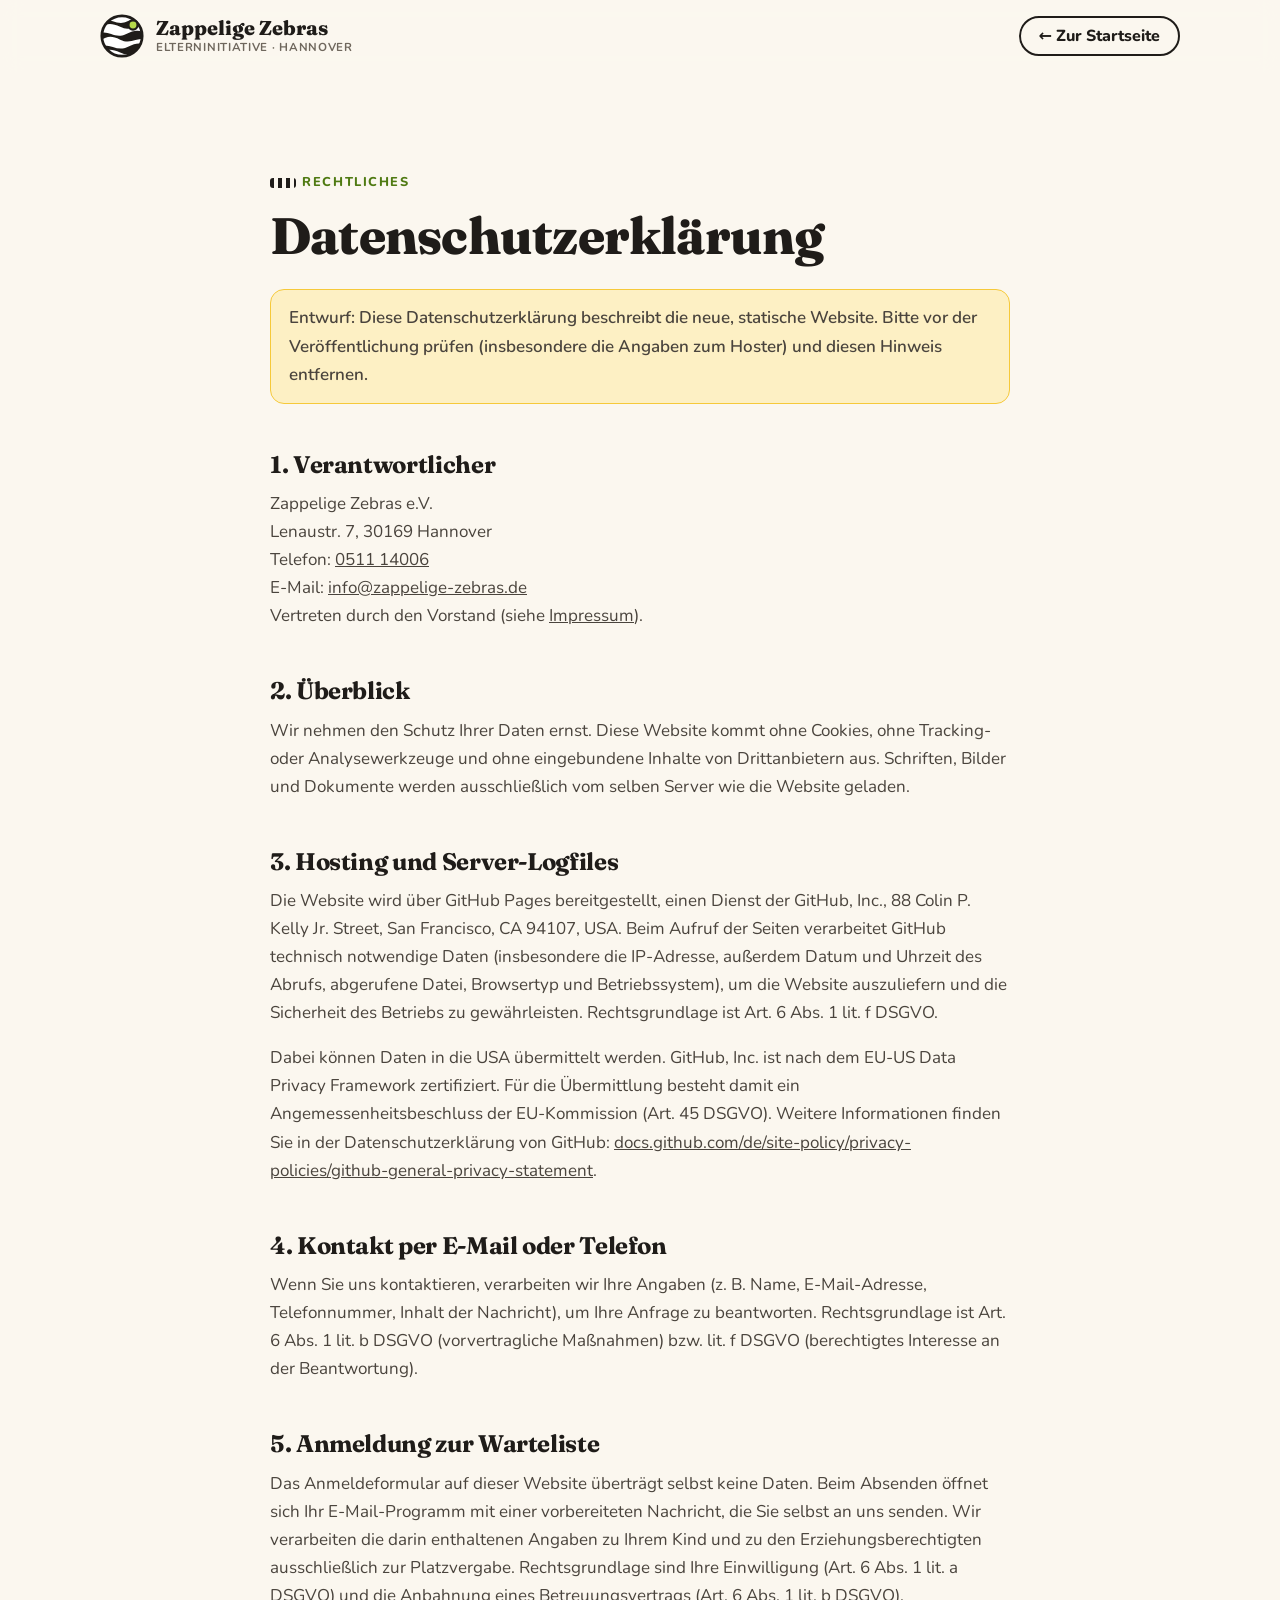
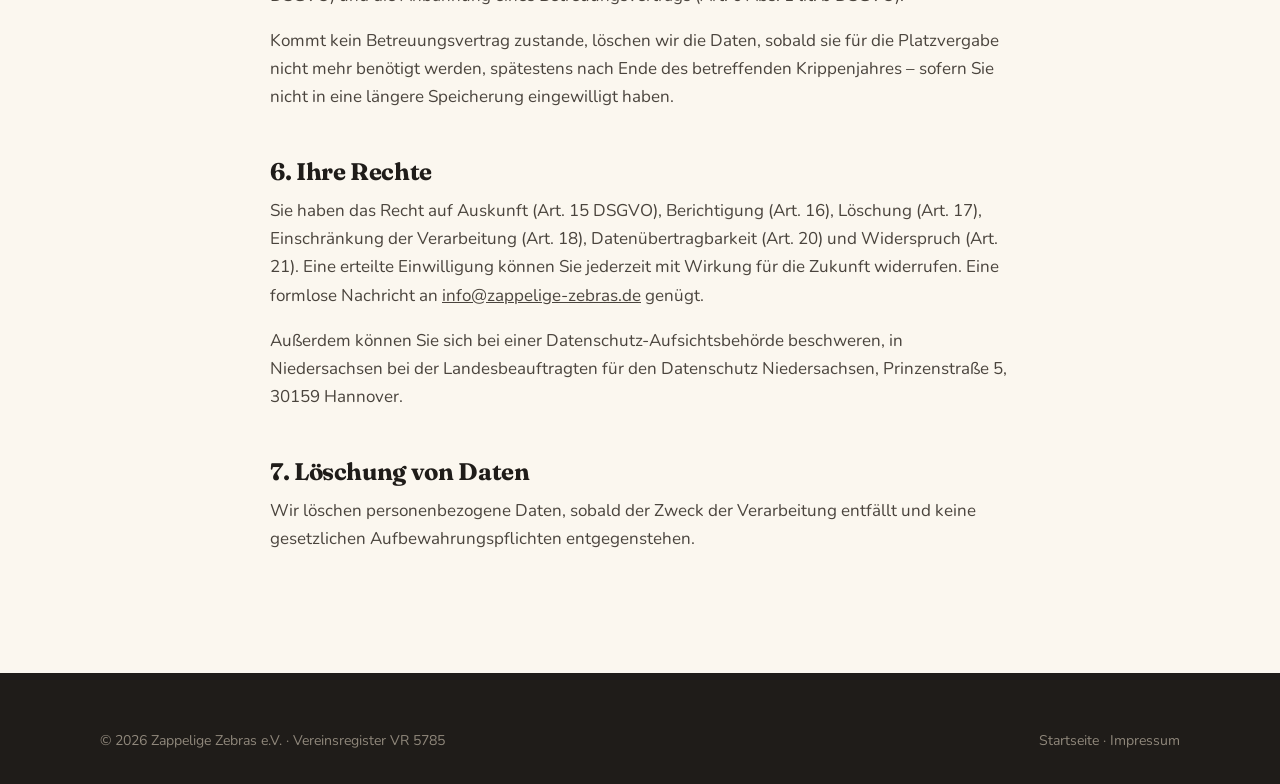
<file: datenschutz.html>
<!DOCTYPE html>
<html lang="de" class="no-js">
<head>
  <meta charset="utf-8">
  <meta name="viewport" content="width=device-width, initial-scale=1">
  <title>Datenschutz – Zappelige Zebras e.V.</title>
  <meta name="robots" content="noindex">
  <link rel="icon" href="img/favicon.svg" type="image/svg+xml">
  <link rel="stylesheet" href="css/style.css">
  <script>document.documentElement.className = document.documentElement.className.replace("no-js", "js");</script>
</head>
<body>

<header class="site-header" id="top">
  <div class="wrap header-inner">
    <a class="brand" href="index.html" aria-label="Zappelige Zebras – zur Startseite">
      <img class="brand-mark" src="img/favicon.svg" alt="">
      <span class="brand-name">Zappelige Zebras<small>ELTERNINITIATIVE · HANNOVER</small></span>
    </a>
    <a class="btn btn-ghost" href="index.html" style="padding:10px 18px">← Zur Startseite</a>
  </div>
</header>

<main class="legal" id="main">
  <div class="wrap">
    <span class="eyebrow">Rechtliches</span>
    <h1>Datenschutzerklärung</h1>

    <!-- ENTWURF: Vor dem Livegang vom Vorstand prüfen lassen und diesen Hinweis entfernen. -->
    <p class="draft-note">Entwurf: Diese Datenschutzerklärung beschreibt die neue, statische Website. Bitte vor der Veröffentlichung prüfen (insbesondere die Angaben zum Hoster) und diesen Hinweis entfernen.</p>

    <h2>1. Verantwortlicher</h2>
    <p>Zappelige Zebras e.V.<br>Lenaustr. 7, 30169 Hannover<br>
      Telefon: <a href="tel:+4951114006">0511 14006</a><br>
      E-Mail: <a href="mailto:info@zappelige-zebras.de">info@zappelige-zebras.de</a><br>
      Vertreten durch den Vorstand (siehe <a href="impressum.html">Impressum</a>).</p>

    <h2>2. Überblick</h2>
    <p>Wir nehmen den Schutz Ihrer Daten ernst. Diese Website kommt ohne Cookies, ohne Tracking- oder Analysewerkzeuge und ohne eingebundene Inhalte von Drittanbietern aus. Schriften, Bilder und Dokumente werden ausschließlich vom selben Server wie die Website geladen.</p>

    <h2>3. Hosting und Server-Logfiles</h2>
    <p>Die Website wird über GitHub Pages bereitgestellt, einen Dienst der GitHub, Inc., 88 Colin P. Kelly Jr. Street, San Francisco, CA 94107, USA. Beim Aufruf der Seiten verarbeitet GitHub technisch notwendige Daten (insbesondere die IP-Adresse, außerdem Datum und Uhrzeit des Abrufs, abgerufene Datei, Browsertyp und Betriebssystem), um die Website auszuliefern und die Sicherheit des Betriebs zu gewährleisten. Rechtsgrundlage ist Art. 6 Abs. 1 lit. f DSGVO.</p>
    <p>Dabei können Daten in die USA übermittelt werden. GitHub, Inc. ist nach dem EU-US Data Privacy Framework zertifiziert. Für die Übermittlung besteht damit ein Angemessenheitsbeschluss der EU-Kommission (Art. 45 DSGVO). Weitere Informationen finden Sie in der Datenschutzerklärung von GitHub: <a href="https://docs.github.com/de/site-policy/privacy-policies/github-general-privacy-statement">docs.github.com/de/site-policy/privacy-policies/github-general-privacy-statement</a>.</p>

    <h2>4. Kontakt per E-Mail oder Telefon</h2>
    <p>Wenn Sie uns kontaktieren, verarbeiten wir Ihre Angaben (z. B. Name, E-Mail-Adresse, Telefonnummer, Inhalt der Nachricht), um Ihre Anfrage zu beantworten. Rechtsgrundlage ist Art. 6 Abs. 1 lit. b DSGVO (vorvertragliche Maßnahmen) bzw. lit. f DSGVO (berechtigtes Interesse an der Beantwortung).</p>

    <h2>5. Anmeldung zur Warteliste</h2>
    <p>Das Anmeldeformular auf dieser Website überträgt selbst keine Daten. Beim Absenden öffnet sich Ihr E-Mail-Programm mit einer vorbereiteten Nachricht, die Sie selbst an uns senden. Wir verarbeiten die darin enthaltenen Angaben zu Ihrem Kind und zu den Erziehungsberechtigten ausschließlich zur Platzvergabe. Rechtsgrundlage sind Ihre Einwilligung (Art. 6 Abs. 1 lit. a DSGVO) und die Anbahnung eines Betreuungsvertrags (Art. 6 Abs. 1 lit. b DSGVO).</p>
    <p>Kommt kein Betreuungsvertrag zustande, löschen wir die Daten, sobald sie für die Platzvergabe nicht mehr benötigt werden, spätestens nach Ende des betreffenden Krippenjahres – sofern Sie nicht in eine längere Speicherung eingewilligt haben.</p>

    <h2>6. Ihre Rechte</h2>
    <p>Sie haben das Recht auf Auskunft (Art. 15 DSGVO), Berichtigung (Art. 16), Löschung (Art. 17), Einschränkung der Verarbeitung (Art. 18), Datenübertragbarkeit (Art. 20) und Widerspruch (Art. 21). Eine erteilte Einwilligung können Sie jederzeit mit Wirkung für die Zukunft widerrufen. Eine formlose Nachricht an <a href="mailto:info@zappelige-zebras.de">info@zappelige-zebras.de</a> genügt.</p>
    <p>Außerdem können Sie sich bei einer Datenschutz-Aufsichtsbehörde beschweren, in Niedersachsen bei der Landesbeauftragten für den Datenschutz Niedersachsen, Prinzenstraße 5, 30159 Hannover.</p>

    <h2>7. Löschung von Daten</h2>
    <p>Wir löschen personenbezogene Daten, sobald der Zweck der Verarbeitung entfällt und keine gesetzlichen Aufbewahrungspflichten entgegenstehen.</p>
  </div>
</main>

<footer class="site-footer">
  <div class="wrap">
    <div class="footer-bottom" style="margin-top:0; border-top:0; padding-top:0">
      <span>© <span data-year>2026</span> Zappelige Zebras e.V. · Vereinsregister VR 5785</span>
      <span><a href="index.html">Startseite</a> · <a href="impressum.html">Impressum</a></span>
    </div>
  </div>
</footer>

<script src="js/main.js" defer></script>
</body>
</html>
</file>
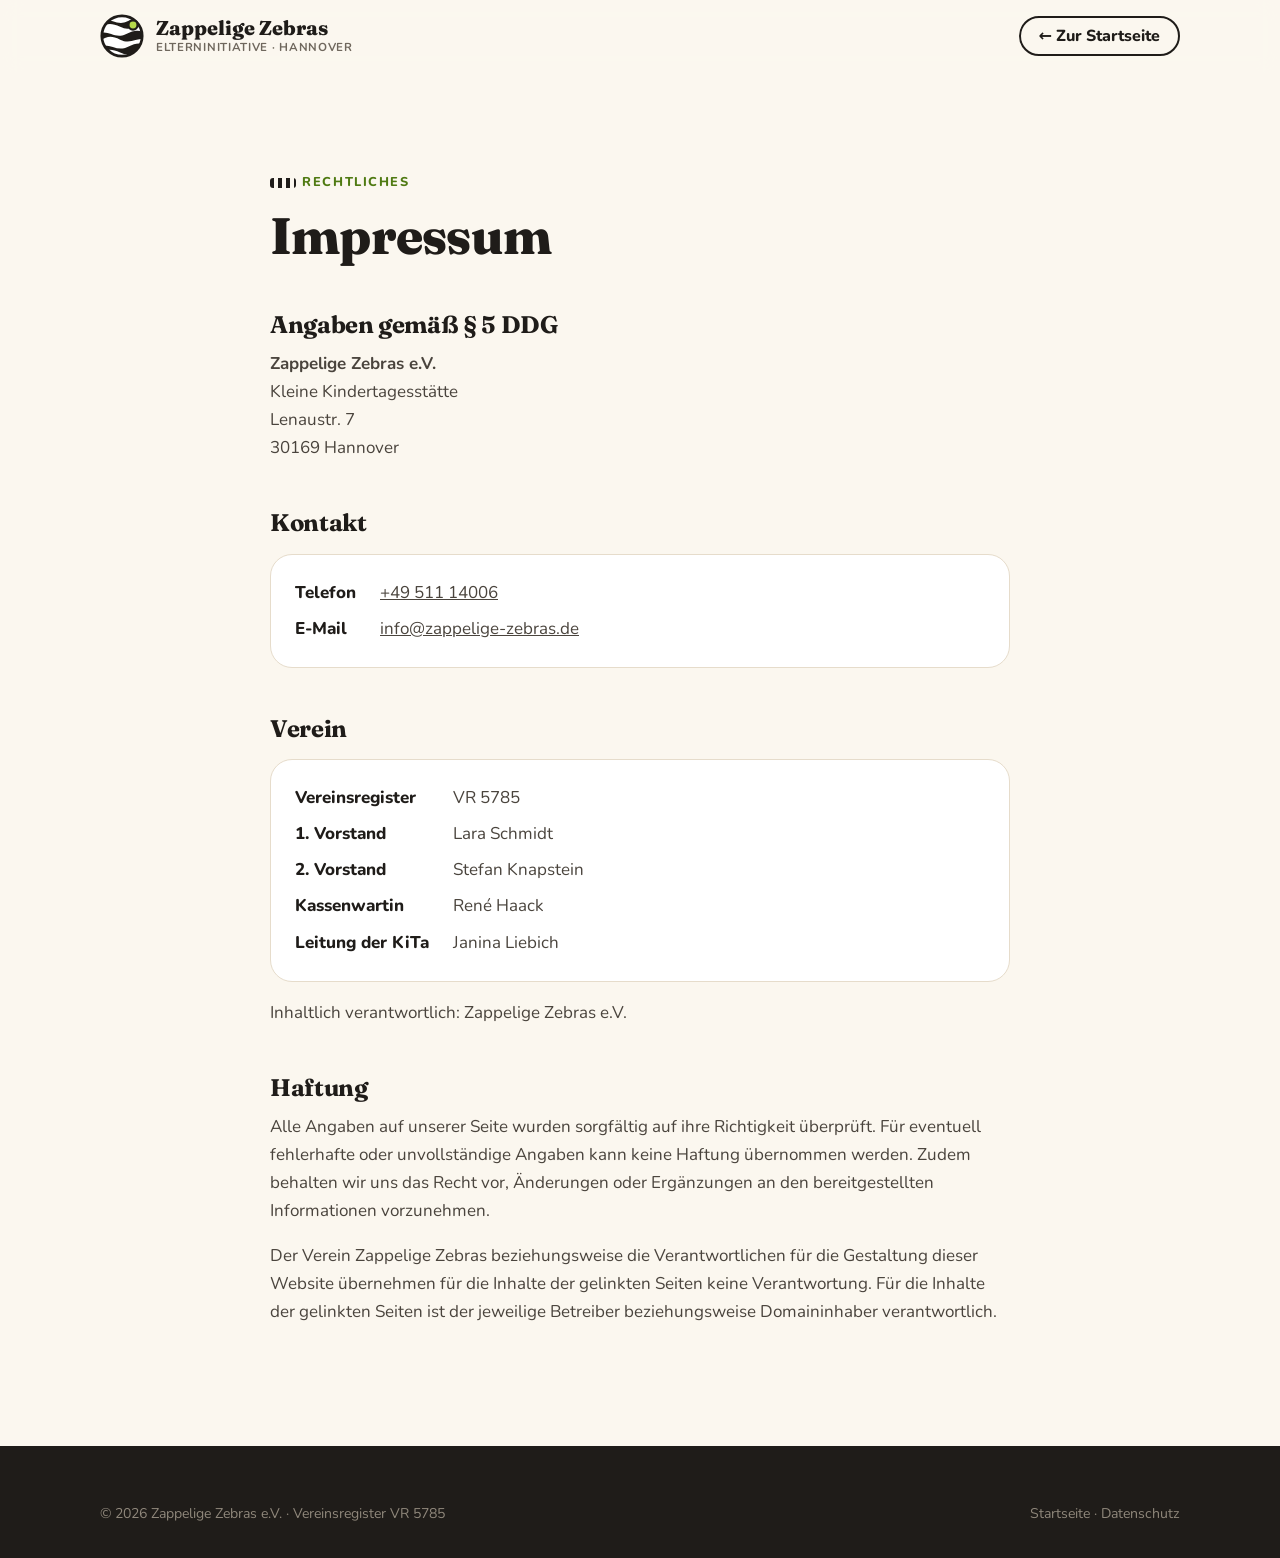
<file: impressum.html>
<!DOCTYPE html>
<html lang="de" class="no-js">
<head>
  <meta charset="utf-8">
  <meta name="viewport" content="width=device-width, initial-scale=1">
  <title>Impressum – Zappelige Zebras e.V.</title>
  <meta name="robots" content="noindex">
  <link rel="icon" href="img/favicon.svg" type="image/svg+xml">
  <link rel="stylesheet" href="css/style.css">
  <script>document.documentElement.className = document.documentElement.className.replace("no-js", "js");</script>
</head>
<body>

<header class="site-header" id="top">
  <div class="wrap header-inner">
    <a class="brand" href="index.html" aria-label="Zappelige Zebras – zur Startseite">
      <img class="brand-mark" src="img/favicon.svg" alt="">
      <span class="brand-name">Zappelige Zebras<small>ELTERNINITIATIVE · HANNOVER</small></span>
    </a>
    <a class="btn btn-ghost" href="index.html" style="padding:10px 18px">← Zur Startseite</a>
  </div>
</header>

<main class="legal" id="main">
  <div class="wrap">
    <span class="eyebrow">Rechtliches</span>
    <h1>Impressum</h1>

    <h2>Angaben gemäß § 5 DDG</h2>
    <p><strong>Zappelige Zebras e.V.</strong><br>
      Kleine Kindertagesstätte<br>
      Lenaustr. 7<br>
      30169 Hannover</p>

    <h2>Kontakt</h2>
    <dl>
      <dt>Telefon</dt><dd><a href="tel:+4951114006">+49 511 14006</a></dd>
      <dt>E-Mail</dt><dd><a href="mailto:info@zappelige-zebras.de">info@zappelige-zebras.de</a></dd>
    </dl>

    <h2>Verein</h2>
    <dl>
      <dt>Vereinsregister</dt><dd>VR 5785</dd>
      <dt>1. Vorstand</dt><dd>Lara Schmidt</dd>
      <dt>2. Vorstand</dt><dd>Stefan Knapstein</dd>
      <dt>Kassenwartin</dt><dd>René Haack</dd>
      <dt>Leitung der KiTa</dt><dd>Janina Liebich</dd>
    </dl>
    <p style="margin-top:1em">Inhaltlich verantwortlich: Zappelige Zebras e.V.</p>

    <h2>Haftung</h2>
    <p>Alle Angaben auf unserer Seite wurden sorgfältig auf ihre Richtigkeit überprüft. Für eventuell fehlerhafte oder unvollständige Angaben kann keine Haftung übernommen werden. Zudem behalten wir uns das Recht vor, Änderungen oder Ergänzungen an den bereitgestellten Informationen vorzunehmen.</p>
    <p>Der Verein Zappelige Zebras beziehungsweise die Verantwortlichen für die Gestaltung dieser Website übernehmen für die Inhalte der gelinkten Seiten keine Verantwortung. Für die Inhalte der gelinkten Seiten ist der jeweilige Betreiber beziehungsweise Domaininhaber verantwortlich.</p>
  </div>
</main>

<footer class="site-footer">
  <div class="wrap">
    <div class="footer-bottom" style="margin-top:0; border-top:0; padding-top:0">
      <span>© <span data-year>2026</span> Zappelige Zebras e.V. · Vereinsregister VR 5785</span>
      <span><a href="index.html">Startseite</a> · <a href="datenschutz.html">Datenschutz</a></span>
    </div>
  </div>
</footer>

<script src="js/main.js" defer></script>
</body>
</html>
</file>
<file: css/style.css>
/* ==========================================================================
   Zappelige Zebras e.V. – Stylesheet
   Schriften sind selbst gehostet (keine Verbindung zu Google).
   ========================================================================== */

@font-face {
  font-family: "Fraunces";
  src: url("../fonts/fraunces.woff2") format("woff2");
  font-weight: 500 800;
  font-display: swap;
}
@font-face {
  font-family: "Nunito";
  src: url("../fonts/nunito.woff2") format("woff2");
  font-weight: 400 800;
  font-display: swap;
}

:root {
  --ink: #1f1c19;
  --ink-soft: #4a443d;
  --muted: #6f675d;
  --paper: #fbf7ef;
  --paper-2: #f3ecdf;
  --card: #ffffff;
  --line: #e6dccb;

  --lime: #b5d94a;
  --lime-soft: #e9f3c6;
  --lime-deep: #4f7a12;
  --berry: #a3262a;
  --berry-soft: #f6dcd9;
  --sun: #f6c93a;
  --sun-soft: #fdf0c4;
  --sky: #2f63b0;
  --sky-soft: #dde7f6;

  --radius: 22px;
  --radius-sm: 14px;
  --shadow: 0 1px 2px rgba(31, 28, 25, .06), 0 10px 30px -12px rgba(31, 28, 25, .18);
  --wrap: 1160px;
  --gutter: clamp(16px, 4vw, 40px);

  --font-display: "Fraunces", Georgia, "Times New Roman", serif;
  --font-body: "Nunito", system-ui, -apple-system, "Segoe UI", Roboto, sans-serif;
}

*, *::before, *::after { box-sizing: border-box; }

html { scroll-behavior: smooth; scroll-padding-top: 88px; -webkit-text-size-adjust: 100%; }
@media (prefers-reduced-motion: reduce) {
  html { scroll-behavior: auto; }
  *, *::before, *::after { animation: none !important; transition: none !important; }
}

body {
  margin: 0;
  background: var(--paper);
  color: var(--ink);
  font-family: var(--font-body);
  font-size: 1.0625rem;
  line-height: 1.65;
  overflow-x: hidden;
}

img { max-width: 100%; display: block; }
a { color: inherit; }
p { margin: 0 0 1em; }

h1, h2, h3 {
  font-family: var(--font-display);
  font-weight: 700;
  line-height: 1.1;
  letter-spacing: -0.015em;
  margin: 0 0 .5em;
  font-variation-settings: "SOFT" 100, "WONK" 1;
}
h1 { font-size: clamp(2.5rem, 6.2vw, 4.6rem); font-weight: 800; }
h2 { font-size: clamp(2rem, 4.2vw, 3rem); }
h3 { font-size: 1.3rem; line-height: 1.25; }

.wrap { width: 100%; max-width: var(--wrap); margin: 0 auto; padding: 0 var(--gutter); }

.skip-link {
  position: absolute; left: 16px; top: -60px; z-index: 100;
  background: var(--ink); color: #fff; padding: 10px 16px; border-radius: 10px;
  text-decoration: none; font-weight: 700;
}
.skip-link:focus { top: 12px; }

:focus-visible { outline: 3px solid var(--sky); outline-offset: 3px; border-radius: 6px; }

/* ---------- Kleinteile ---------- */

.eyebrow {
  display: inline-flex; align-items: center; gap: .5em;
  font-weight: 800; font-size: .8rem; letter-spacing: .12em; text-transform: uppercase;
  color: var(--lime-deep); margin-bottom: 14px;
}
.eyebrow::before {
  content: ""; width: 26px; height: 10px; border-radius: 3px;
  background: repeating-linear-gradient(90deg, var(--ink) 0 4px, transparent 4px 8px);
}

.lead { font-size: 1.2rem; color: var(--ink-soft); max-width: 60ch; }

.btn {
  display: inline-flex; align-items: center; gap: .55em;
  padding: 14px 24px; border-radius: 999px;
  font: 800 1rem/1 var(--font-body); text-decoration: none; cursor: pointer;
  border: 2px solid var(--ink);
  transition: transform .15s ease, box-shadow .15s ease, background .15s ease;
}
.btn svg { width: 18px; height: 18px; flex: none; }
.btn-primary { background: var(--ink); color: #fff; box-shadow: 4px 4px 0 var(--lime); }
.btn-primary:hover { transform: translate(-2px, -2px); box-shadow: 6px 6px 0 var(--lime); }
.btn-ghost { background: transparent; color: var(--ink); }
.btn-ghost:hover { background: var(--ink); color: #fff; }

.pill {
  display: inline-flex; align-items: center; gap: 8px;
  padding: 8px 14px; border-radius: 999px; background: var(--card);
  border: 1px solid var(--line); font-weight: 700; font-size: .95rem;
}
.pill svg { width: 18px; height: 18px; color: var(--lime-deep); }

.section { padding: clamp(72px, 10vw, 128px) 0; position: relative; }
.section-head { max-width: 720px; margin-bottom: clamp(36px, 5vw, 56px); }
.section-head p { color: var(--ink-soft); font-size: 1.125rem; }

/* ---------- Header ---------- */

.site-header {
  position: sticky; top: 0; z-index: 50;
  background: rgba(251, 247, 239, .88);
  backdrop-filter: saturate(1.4) blur(10px);
  -webkit-backdrop-filter: saturate(1.4) blur(10px);
  border-bottom: 1px solid transparent;
  transition: border-color .2s ease;
}
.site-header.scrolled { border-bottom-color: var(--line); }
.header-inner { display: flex; align-items: center; justify-content: space-between; height: 72px; gap: 16px; }

.brand { display: flex; align-items: center; gap: 12px; text-decoration: none; }
.brand-mark { width: 44px; height: 44px; flex: none; }
.brand-name { font-family: var(--font-display); font-weight: 800; font-size: 1.25rem; line-height: 1; font-variation-settings: "SOFT" 100, "WONK" 1; }
.brand-name small { display: block; font-family: var(--font-body); font-size: .72rem; font-weight: 700; color: var(--muted); letter-spacing: .06em; margin-top: 4px; }

.nav ul { list-style: none; display: flex; gap: 4px; margin: 0; padding: 0; align-items: center; }
.nav a {
  display: block; padding: 10px 14px; border-radius: 999px;
  text-decoration: none; font-weight: 700; font-size: .98rem; color: var(--ink-soft);
}
.nav a { position: relative; transition: background .2s ease, color .2s ease; }
.nav a:hover { background: var(--paper-2); color: var(--ink); }
.nav a.active { background: var(--lime-soft); color: var(--ink); }
.nav a.active::after {
  content: ""; position: absolute; left: 50%; bottom: 3px; width: 22px; height: 4px; margin-left: -11px;
  border-radius: 2px; background: repeating-linear-gradient(90deg, var(--ink) 0 3px, transparent 3px 6px);
}
.nav .nav-cta { background: var(--ink); color: #fff; margin-left: 6px; }
.nav .nav-cta:hover { background: var(--lime-deep); color: #fff; }
.nav .nav-cta.active { background: var(--ink); color: #fff; box-shadow: 0 0 0 3px var(--lime); }
.nav .nav-cta.active::after { display: none; }

.nav-toggle {
  display: none; width: 46px; height: 46px; border-radius: 12px;
  border: 2px solid var(--ink); background: transparent; cursor: pointer; padding: 0;
  align-items: center; justify-content: center;
}
.nav-toggle span, .nav-toggle span::before, .nav-toggle span::after {
  display: block; width: 20px; height: 2.5px; background: var(--ink); border-radius: 2px;
  position: relative; transition: transform .2s ease, background .2s ease;
}
.nav-toggle span::before, .nav-toggle span::after { content: ""; position: absolute; left: 0; }
.nav-toggle span::before { top: -7px; }
.nav-toggle span::after { top: 7px; }
.nav-open .nav-toggle span { background: transparent; }
.nav-open .nav-toggle span::before { transform: translateY(7px) rotate(45deg); }
.nav-open .nav-toggle span::after { transform: translateY(-7px) rotate(-45deg); }

@media (max-width: 940px) {
  .nav-toggle { display: inline-flex; }
  .nav {
    position: fixed; inset: 72px 0 auto 0; background: var(--paper);
    border-bottom: 1px solid var(--line); padding: 12px var(--gutter) 24px;
    transform: translateY(-8px); opacity: 0; visibility: hidden;
    transition: opacity .2s ease, transform .2s ease, visibility .2s;
    box-shadow: 0 20px 30px -20px rgba(0,0,0,.25);
  }
  .nav-open .nav { transform: none; opacity: 1; visibility: visible; }
  .nav ul { flex-direction: column; align-items: stretch; gap: 2px; }
  .nav a { padding: 14px 16px; font-size: 1.1rem; }
  .nav a.active::after { left: auto; right: 16px; bottom: auto; top: 50%; margin: -2px 0 0; }
  .nav .nav-cta { margin: 8px 0 0; text-align: center; }
}

/* ---------- Hero ---------- */

.hero { padding: clamp(40px, 7vw, 88px) 0 clamp(64px, 9vw, 112px); position: relative; }
.hero-grid { display: grid; grid-template-columns: 1.1fr .9fr; gap: clamp(32px, 6vw, 72px); align-items: center; }
.hero h1 em { font-style: italic; color: var(--lime-deep); }
.hero .lead { margin: 22px 0 30px; }
.hero-actions { display: flex; flex-wrap: wrap; gap: 14px; margin-bottom: 32px; }
.hero-facts { display: flex; flex-wrap: wrap; gap: 10px; }

.notice {
  display: inline-flex; align-items: center; gap: 10px;
  background: var(--sun-soft); border: 1.5px solid var(--sun); color: var(--ink);
  padding: 8px 16px 8px 10px; border-radius: 999px; font-weight: 700; font-size: .95rem;
  text-decoration: none; margin-bottom: 26px;
}
.notice-dot { width: 10px; height: 10px; border-radius: 50%; background: var(--berry); position: relative; margin-left: 4px; flex: none; }
.notice-dot::after {
  content: ""; position: absolute; inset: -5px; border-radius: 50%; border: 2px solid var(--berry);
  animation: ping 1.8s ease-out infinite;
}
@keyframes ping { from { transform: scale(.6); opacity: 1; } to { transform: scale(1.6); opacity: 0; } }

.hero-visual { position: relative; }
.hero-photo {
  border-radius: 200px 200px var(--radius) var(--radius);
  overflow: hidden; aspect-ratio: 4 / 5; box-shadow: var(--shadow);
  border: 6px solid #fff; position: relative; z-index: 1;
}
.hero-photo img { width: 100%; height: 100%; object-fit: cover; object-position: 40% 50%; }
.hero-stripes {
  position: absolute; right: -28px; top: 40px; width: 62%; height: 78%;
  border-radius: 999px 999px 40px 40px;
  background: repeating-linear-gradient(115deg, var(--ink) 0 14px, transparent 14px 30px);
  opacity: .9;
}
.hero-badge {
  position: absolute; left: -24px; bottom: 36px; z-index: 2;
  background: var(--lime); color: var(--ink); border: 2px solid var(--ink);
  border-radius: 20px; padding: 14px 18px; box-shadow: 4px 4px 0 var(--ink);
  font-weight: 800; line-height: 1.2; transform: rotate(-4deg);
}
.hero-badge strong { display: block; font-family: var(--font-display); font-size: 2.2rem; line-height: 1; }
/* Das alte Zebra-Logo als Aufkleber oben links am Foto-Bogen */
.hero-logo {
  position: absolute; left: -40px; top: 6px; z-index: 2; width: 46%; max-width: 230px;
  background: var(--card); border: 2px solid var(--ink); border-radius: 20px;
  padding: 10px 14px 8px; box-shadow: 4px 4px 0 var(--ink); transform: rotate(5deg);
}
.hero-logo img { display: block; width: 100%; height: auto; }

@media (max-width: 860px) {
  .hero-grid { grid-template-columns: 1fr; }
  .hero-visual { max-width: 420px; margin: 8px auto 0; width: 88%; }
  .hero-stripes { right: -18px; }
  .hero-badge { left: -14px; }
  .hero-logo { left: -14px; top: 0; }
}

/* ---------- Streifen-Trenner ---------- */

.stripe-band {
  height: 22px;
  background: repeating-linear-gradient(90deg, var(--ink) 0 22px, transparent 22px 44px);
  -webkit-mask: url("data:image/svg+xml,%3Csvg xmlns='http://www.w3.org/2000/svg' viewBox='0 0 120 22' preserveAspectRatio='none'%3E%3Cpath d='M0 6 Q30 0 60 6 T120 6 V16 Q90 22 60 16 T0 16Z'/%3E%3C/svg%3E") 0 0 / 240px 100% repeat-x;
          mask: url("data:image/svg+xml,%3Csvg xmlns='http://www.w3.org/2000/svg' viewBox='0 0 120 22' preserveAspectRatio='none'%3E%3Cpath d='M0 6 Q30 0 60 6 T120 6 V16 Q90 22 60 16 T0 16Z'/%3E%3C/svg%3E") 0 0 / 240px 100% repeat-x;
  opacity: .9;
}

/* ---------- Über uns ---------- */

.about-grid { display: grid; grid-template-columns: 1fr 1fr; gap: clamp(32px, 6vw, 80px); align-items: center; }
.about-text p { color: var(--ink-soft); }
.stats { display: grid; grid-template-columns: repeat(3, 1fr); gap: 14px; margin-top: 30px; }
.stat {
  background: var(--card); border: 1px solid var(--line); border-radius: var(--radius-sm);
  padding: 18px 16px;
}
.stat strong { display: block; font-family: var(--font-display); font-size: 2.1rem; line-height: 1; margin-bottom: 6px; }
.stat span { font-size: .92rem; color: var(--muted); font-weight: 700; line-height: 1.35; display: block; }
.stat:nth-child(1) strong { color: var(--berry); }
.stat:nth-child(2) strong { color: var(--sky); }
.stat:nth-child(3) strong { color: var(--lime-deep); }

.mosaic { display: grid; grid-template-columns: 1fr 1fr; grid-template-rows: 200px 200px; gap: 14px; }
.mosaic figure { margin: 0; border-radius: var(--radius); overflow: hidden; box-shadow: var(--shadow); }
.mosaic img { width: 100%; height: 100%; object-fit: cover; }
.mosaic figure:first-child { grid-row: span 2; }

.features { display: grid; grid-template-columns: repeat(4, 1fr); gap: 16px; margin-top: clamp(48px, 6vw, 72px); }
.feature { background: var(--card); border-radius: var(--radius); padding: 24px; border: 1px solid var(--line); }
.feature-icon {
  width: 48px; height: 48px; border-radius: 14px; display: grid; place-items: center; margin-bottom: 16px;
}
.feature-icon svg { width: 26px; height: 26px; }
.feature:nth-child(1) .feature-icon { background: var(--lime-soft); color: var(--lime-deep); }
.feature:nth-child(2) .feature-icon { background: var(--berry-soft); color: var(--berry); }
.feature:nth-child(3) .feature-icon { background: var(--sky-soft); color: var(--sky); }
.feature:nth-child(4) .feature-icon { background: var(--sun-soft); color: #9a6b00; }
.feature h3 { margin-bottom: 6px; }
.feature p { margin: 0; color: var(--ink-soft); font-size: .98rem; }

@media (max-width: 960px) { .features { grid-template-columns: 1fr 1fr; } }
@media (max-width: 820px) {
  .about-grid { grid-template-columns: 1fr; }
  .mosaic { grid-template-rows: 160px 160px; }
}
@media (max-width: 520px) {
  .features { grid-template-columns: 1fr; }
  .stats { gap: 8px; }
  .stat { padding: 14px 10px; }
  .stat strong { font-size: 1.6rem; }
  .stat span { font-size: .8rem; }
}

/* ---------- Konzept ---------- */

.concept { background: var(--ink); color: #f4efe6; border-radius: clamp(24px, 4vw, 44px); margin: 0 var(--gutter); overflow: hidden; position: relative; }
.concept::after {
  content: ""; position: absolute; right: -80px; top: -80px; width: 340px; height: 340px; border-radius: 50%;
  background: repeating-linear-gradient(135deg, rgba(255,255,255,.08) 0 16px, transparent 16px 34px);
  pointer-events: none;
}
.concept .eyebrow { color: var(--lime); }
.concept .eyebrow::before { background: repeating-linear-gradient(90deg, var(--lime) 0 4px, transparent 4px 8px); }
.concept .section-head p { color: #cfc6b8; }
.docs { display: grid; grid-template-columns: 1fr 1fr; gap: 18px; position: relative; z-index: 1; }
.doc {
  display: flex; gap: 18px; align-items: center; text-decoration: none;
  background: rgba(255,255,255,.06); border: 1px solid rgba(255,255,255,.14);
  padding: 22px; border-radius: var(--radius); transition: background .2s ease, transform .2s ease;
}
.doc:hover { background: rgba(255,255,255,.12); transform: translateY(-2px); }
.doc-icon { width: 56px; height: 64px; flex: none; border-radius: 10px; background: var(--lime); color: var(--ink); display: grid; place-items: center; font-weight: 800; font-size: .8rem; }
.doc h3 { margin: 0 0 4px; font-size: 1.15rem; color: #fff; }
.doc p { margin: 0; color: #b9b0a2; font-size: .92rem; }
.doc-arrow { margin-left: auto; width: 22px; height: 22px; flex: none; color: var(--lime); }
@media (max-width: 720px) { .docs { grid-template-columns: 1fr; } .concept { margin: 0 10px; } }

/* ---------- Tagesablauf ---------- */

.day-grid { display: grid; grid-template-columns: 1.15fr .85fr; gap: clamp(32px, 6vw, 72px); align-items: start; }
.timeline { list-style: none; margin: 0; padding: 0; position: relative; }
.timeline::before {
  content: ""; position: absolute; left: 104px; top: 12px; bottom: 12px; width: 4px; border-radius: 4px;
  background: repeating-linear-gradient(180deg, var(--ink) 0 10px, transparent 10px 18px);
  opacity: .25;
}
.timeline li { display: grid; grid-template-columns: 82px 28px 1fr; gap: 0 10px; align-items: start; padding: 9px 0; }
.timeline time { font-weight: 800; font-variant-numeric: tabular-nums; text-align: right; padding-top: 3px; color: var(--ink-soft); font-size: .98rem; white-space: nowrap; }
.timeline .dot { width: 18px; height: 18px; border-radius: 50%; background: var(--paper); border: 3px solid var(--ink); margin: 6px auto 0; position: relative; z-index: 1; }
.timeline .slot { background: var(--card); border: 1px solid var(--line); border-radius: 14px; padding: 10px 16px; }
.timeline .slot strong { display: block; font-weight: 800; }
.timeline .slot span { font-size: .9rem; color: var(--muted); }
.timeline li.hl .dot { background: var(--lime); }
.timeline li.hl .slot { background: var(--lime-soft); border-color: #cfe39a; }
.timeline li.rest .dot { background: var(--sky); border-color: var(--sky); }
.timeline li.rest .slot { background: var(--sky-soft); border-color: #bccfee; }

.week-card { background: var(--card); border-radius: var(--radius); padding: 28px; border: 1px solid var(--line); position: sticky; top: 100px; }
.week-card h3 { font-size: 1.5rem; }
.week-list { list-style: none; margin: 18px 0 0; padding: 0; display: grid; gap: 12px; }
.week-list li { display: flex; gap: 14px; align-items: flex-start; }
.week-list .ico { width: 40px; height: 40px; border-radius: 12px; display: grid; place-items: center; flex: none; background: var(--paper-2); }
.week-list .ico svg { width: 22px; height: 22px; }
.week-list strong { display: block; }
.week-list span { color: var(--muted); font-size: .94rem; }
.quote {
  margin: 26px 0 0; padding: 20px 22px; border-radius: 18px; background: var(--sun-soft);
  font-family: var(--font-display); font-size: 1.2rem; line-height: 1.35; font-style: italic;
}
@media (max-width: 860px) {
  .day-grid { grid-template-columns: 1fr; }
  .week-card { position: static; }
}
@media (max-width: 480px) {
  .timeline::before { left: 72px; }
  .timeline li { grid-template-columns: 56px 24px 1fr; gap: 0 6px; }
  .timeline time { font-size: .82rem; white-space: normal; line-height: 1.25; }
}

/* ---------- Team ---------- */

.team-section { background: var(--paper-2); }
.team { display: grid; grid-template-columns: repeat(auto-fill, minmax(230px, 1fr)); gap: 16px; }
.member { background: var(--card); border-radius: var(--radius); padding: 22px; display: flex; gap: 16px; align-items: center; border: 1px solid var(--line); }
.avatar {
  width: 60px; height: 60px; border-radius: 50%; flex: none; display: grid; place-items: center;
  font-family: var(--font-display); font-weight: 800; font-size: 1.3rem; border: 2px solid var(--ink); color: var(--ink);
}
.member:nth-child(4n+1) .avatar { background: var(--lime); }
.member:nth-child(4n+2) .avatar { background: var(--sun); }
.member:nth-child(4n+3) .avatar { background: var(--sky-soft); }
.member:nth-child(4n+4) .avatar { background: var(--berry-soft); }
.member h3 { font-size: 1.1rem; margin: 0 0 2px; }
.member p { margin: 0; color: var(--muted); font-size: .92rem; line-height: 1.35; }
.member.lead-member { grid-column: span 2; background: var(--ink); color: #fff; border-color: var(--ink); }
.member.lead-member p { color: #cfc6b8; }
.member.lead-member .avatar { border-color: #fff; width: 72px; height: 72px; font-size: 1.5rem; }
.team-note { margin-top: 28px; color: var(--ink-soft); max-width: 70ch; }
@media (max-width: 540px) { .member.lead-member { grid-column: auto; } }

/* ---------- Elterninitiative ---------- */

.parents-grid { display: grid; grid-template-columns: repeat(3, 1fr); gap: 18px; }
.panel { background: var(--card); border: 1px solid var(--line); border-radius: var(--radius); padding: 28px; }
.panel h3 { display: flex; align-items: center; gap: 10px; }
.panel h3 .num {
  width: 32px; height: 32px; border-radius: 50%; display: grid; place-items: center;
  background: var(--ink); color: #fff; font-size: .95rem; font-family: var(--font-body); font-weight: 800; flex: none;
}
.panel p { color: var(--ink-soft); }
.check-list { list-style: none; margin: 0; padding: 0; display: grid; gap: 8px; }
.check-list li { display: flex; gap: 10px; align-items: flex-start; }
.check-list li::before {
  content: ""; width: 20px; height: 20px; flex: none; margin-top: 3px; border-radius: 6px;
  background: var(--lime-soft) url("data:image/svg+xml,%3Csvg xmlns='http://www.w3.org/2000/svg' viewBox='0 0 24 24' fill='none' stroke='%234f7a12' stroke-width='3.2' stroke-linecap='round' stroke-linejoin='round'%3E%3Cpath d='M5 12.5l4.5 4.5L19 7.5'/%3E%3C/svg%3E") center / 14px no-repeat;
}
.duty { display: grid; gap: 10px; margin: 0; }
.duty div { display: flex; justify-content: space-between; gap: 12px; padding: 12px 14px; background: var(--paper); border-radius: 12px; }
.duty dt { font-weight: 800; }
.duty dd { margin: 0; color: var(--ink-soft); text-align: right; }
@media (max-width: 900px) { .parents-grid { grid-template-columns: 1fr; } }

/* ---------- Galerie ---------- */

.gallery { display: grid; grid-template-columns: repeat(4, 1fr); grid-auto-rows: 180px; gap: 12px; grid-auto-flow: dense; }
.gallery button {
  all: unset; cursor: zoom-in; border-radius: 16px; overflow: hidden; position: relative; box-shadow: var(--shadow);
}
.gallery button:focus-visible { outline: 3px solid var(--sky); outline-offset: 3px; }
.gallery img { width: 100%; height: 100%; object-fit: cover; transition: transform .4s ease; }
.gallery button:hover img { transform: scale(1.05); }
.gallery .tall { grid-row: span 2; }
.gallery .wide { grid-column: span 2; }
.gallery .big { grid-column: span 2; grid-row: span 2; }
@media (max-width: 820px) { .gallery { grid-template-columns: repeat(2, 1fr); grid-auto-rows: 150px; } }

.lightbox {
  border: 0; padding: 0; background: transparent; max-width: min(96vw, 1000px); max-height: 92vh; overflow: visible;
}
.lightbox::backdrop { background: rgba(20, 18, 16, .9); }
.lightbox img { max-width: min(96vw, 1000px); max-height: 80vh; border-radius: 14px; margin: 0 auto; }
.lightbox p { color: #f4efe6; text-align: center; margin: 12px 0 0; font-weight: 700; }
.lb-btn {
  position: fixed; width: 48px; height: 48px; border-radius: 50%; border: 0; cursor: pointer;
  background: #fff; color: var(--ink); display: grid; place-items: center; box-shadow: var(--shadow);
}
.lb-btn svg { width: 22px; height: 22px; }
.lb-close { top: 16px; right: 16px; }
.lb-prev { left: 16px; top: 50%; transform: translateY(-50%); }
.lb-next { right: 16px; top: 50%; transform: translateY(-50%); }

/* ---------- Anmeldung ---------- */

.signup { background: var(--lime); position: relative; overflow: hidden; }
.signup::before {
  content: ""; position: absolute; left: -120px; bottom: -120px; width: 380px; height: 380px; border-radius: 50%;
  background: repeating-linear-gradient(60deg, rgba(31,28,25,.1) 0 16px, transparent 16px 34px);
}
.signup .eyebrow { color: var(--ink); }
.signup-grid { display: grid; grid-template-columns: .85fr 1.15fr; gap: clamp(32px, 5vw, 64px); position: relative; }
.signup-info p { color: var(--ink); }
.open-spot {
  background: var(--ink); color: #fff; border-radius: var(--radius); padding: 22px 24px; margin: 26px 0;
  box-shadow: 6px 6px 0 rgba(31,28,25,.18);
}
.open-spot small { display: block; color: var(--lime); font-weight: 800; letter-spacing: .1em; text-transform: uppercase; font-size: .75rem; margin-bottom: 6px; }
.open-spot strong { font-family: var(--font-display); font-size: 1.5rem; line-height: 1.2; display: block; }
.open-spot p { margin: 10px 0 0; color: var(--paper); }
.steps { list-style: none; padding: 0; margin: 0; display: grid; gap: 12px; counter-reset: s; }
.steps li { display: flex; gap: 12px; align-items: flex-start; font-weight: 600; }
.steps li::before {
  counter-increment: s; content: counter(s);
  width: 28px; height: 28px; border-radius: 50%; flex: none; display: grid; place-items: center;
  background: #fff; border: 2px solid var(--ink); font-weight: 800; font-size: .9rem;
}

.form { background: var(--card); border-radius: var(--radius); padding: clamp(22px, 4vw, 36px); box-shadow: 8px 8px 0 var(--ink); border: 2px solid var(--ink); }
.form h3 { font-size: 1.5rem; margin-bottom: 4px; }
.form .hint { color: var(--muted); font-size: .92rem; margin-bottom: 20px; }
.form fieldset { border: 0; padding: 0; margin: 0 0 18px; min-width: 0; }
.form legend { font-weight: 800; font-size: .8rem; letter-spacing: .1em; text-transform: uppercase; color: var(--lime-deep); margin-bottom: 10px; padding: 0; }
.fields { display: grid; grid-template-columns: 1fr 1fr; gap: 12px; }
.fields .full { grid-column: 1 / -1; }
.field { min-width: 0; }
.field label { display: block; font-weight: 700; font-size: .92rem; margin-bottom: 5px; }
.field label .opt { font-weight: 600; color: var(--muted); }
.field input, .field textarea, .field select {
  width: 100%; font: inherit; font-size: 1rem; color: var(--ink);
  padding: 12px 14px; border-radius: 12px; border: 1.5px solid var(--line); background: var(--paper);
  transition: border-color .15s ease, background .15s ease;
}
.field textarea { min-height: 110px; resize: vertical; }
.field input:focus, .field textarea:focus, .field select:focus { outline: none; border-color: var(--ink); background: #fff; }
.field input:user-invalid { border-color: var(--berry); }
.consent { display: flex; gap: 12px; align-items: flex-start; font-size: .92rem; color: var(--ink-soft); margin: 6px 0 20px; }
.consent input { width: 20px; height: 20px; margin-top: 3px; flex: none; accent-color: var(--lime-deep); }
.form-foot { display: flex; flex-wrap: wrap; align-items: center; gap: 14px 20px; }
.form-foot small { color: var(--muted); flex: 1 1 220px; }
.form-status { margin-top: 16px; padding: 14px 16px; border-radius: 12px; background: var(--lime-soft); font-weight: 700; display: none; }
.form-status.show { display: block; }
@media (max-width: 900px) { .signup-grid { grid-template-columns: 1fr; } }
@media (max-width: 520px) { .fields { grid-template-columns: 1fr; } .form { box-shadow: 5px 5px 0 var(--ink); } }

/* ---------- Kontakt ---------- */

.contact-grid { display: grid; grid-template-columns: repeat(4, 1fr); gap: 16px; }
.contact-card {
  background: var(--card); border: 1px solid var(--line); border-radius: var(--radius); padding: 24px;
  text-decoration: none; display: block; transition: transform .2s ease, box-shadow .2s ease;
}
a.contact-card:hover { transform: translateY(-3px); box-shadow: var(--shadow); }
.contact-card .ico { width: 44px; height: 44px; border-radius: 12px; background: var(--paper-2); display: grid; place-items: center; margin-bottom: 14px; }
.contact-card .ico svg { width: 22px; height: 22px; }
.contact-card small { display: block; color: var(--muted); font-weight: 800; font-size: .75rem; letter-spacing: .1em; text-transform: uppercase; margin-bottom: 4px; }
.contact-card strong { font-size: 1.1rem; line-height: 1.35; display: block; overflow-wrap: anywhere; }
.contact-card span { color: var(--muted); font-size: .92rem; }
@media (max-width: 960px) { .contact-grid { grid-template-columns: 1fr 1fr; } }
@media (max-width: 520px) { .contact-grid { grid-template-columns: 1fr; } }

/* ---------- Footer ---------- */

.site-footer { background: var(--ink); color: #d9d1c4; padding: 56px 0 32px; margin-top: clamp(72px, 10vw, 120px); }
.footer-grid { display: grid; grid-template-columns: 1.4fr 1fr 1fr; gap: 32px; }
.site-footer .brand-name { color: #fff; }
.site-footer .brand-name small { color: #a89f91; }
.site-footer h4 { color: #fff; font-size: .8rem; letter-spacing: .12em; text-transform: uppercase; margin: 6px 0 12px; }
.site-footer ul { list-style: none; margin: 0; padding: 0; display: grid; gap: 6px; }
.site-footer a { text-decoration: none; }
.site-footer a:hover { color: var(--lime); }
.site-footer p { margin: 14px 0 0; color: #a89f91; font-size: .95rem; max-width: 36ch; }
.footer-bottom { border-top: 1px solid rgba(255,255,255,.12); margin-top: 40px; padding-top: 22px; display: flex; flex-wrap: wrap; justify-content: space-between; gap: 10px; font-size: .88rem; color: #8f877b; }
@media (max-width: 760px) { .footer-grid { grid-template-columns: 1fr 1fr; } .footer-grid > :first-child { grid-column: 1 / -1; } }

/* ---------- Rechtstexte ---------- */

.legal { padding: clamp(48px, 8vw, 96px) 0 0; min-height: calc(100vh - 72px - 230px); }
.legal .wrap { max-width: 820px; }
.legal h1 { font-size: clamp(2.2rem, 5vw, 3.2rem); }
.legal h2 { font-size: 1.5rem; margin-top: 2em; }
.legal p, .legal li { color: var(--ink-soft); }
.legal dl { display: grid; grid-template-columns: max-content 1fr; gap: 8px 24px; background: var(--card); border: 1px solid var(--line); border-radius: var(--radius); padding: 24px; }
.legal dt { font-weight: 800; }
.legal dd { margin: 0; color: var(--ink-soft); }
.legal .draft-note { background: var(--sun-soft); border: 1.5px solid var(--sun); border-radius: 14px; padding: 14px 18px; font-weight: 600; }
@media (max-width: 520px) { .legal dl { grid-template-columns: 1fr; gap: 2px; } .legal dd { margin-bottom: 10px; } }

/* ---------- Einblend-Animation ---------- */

.js .reveal { opacity: 0; transform: translateY(18px); transition: opacity .7s ease, transform .7s ease; }
.js .reveal.in { opacity: 1; transform: none; }
</file>
